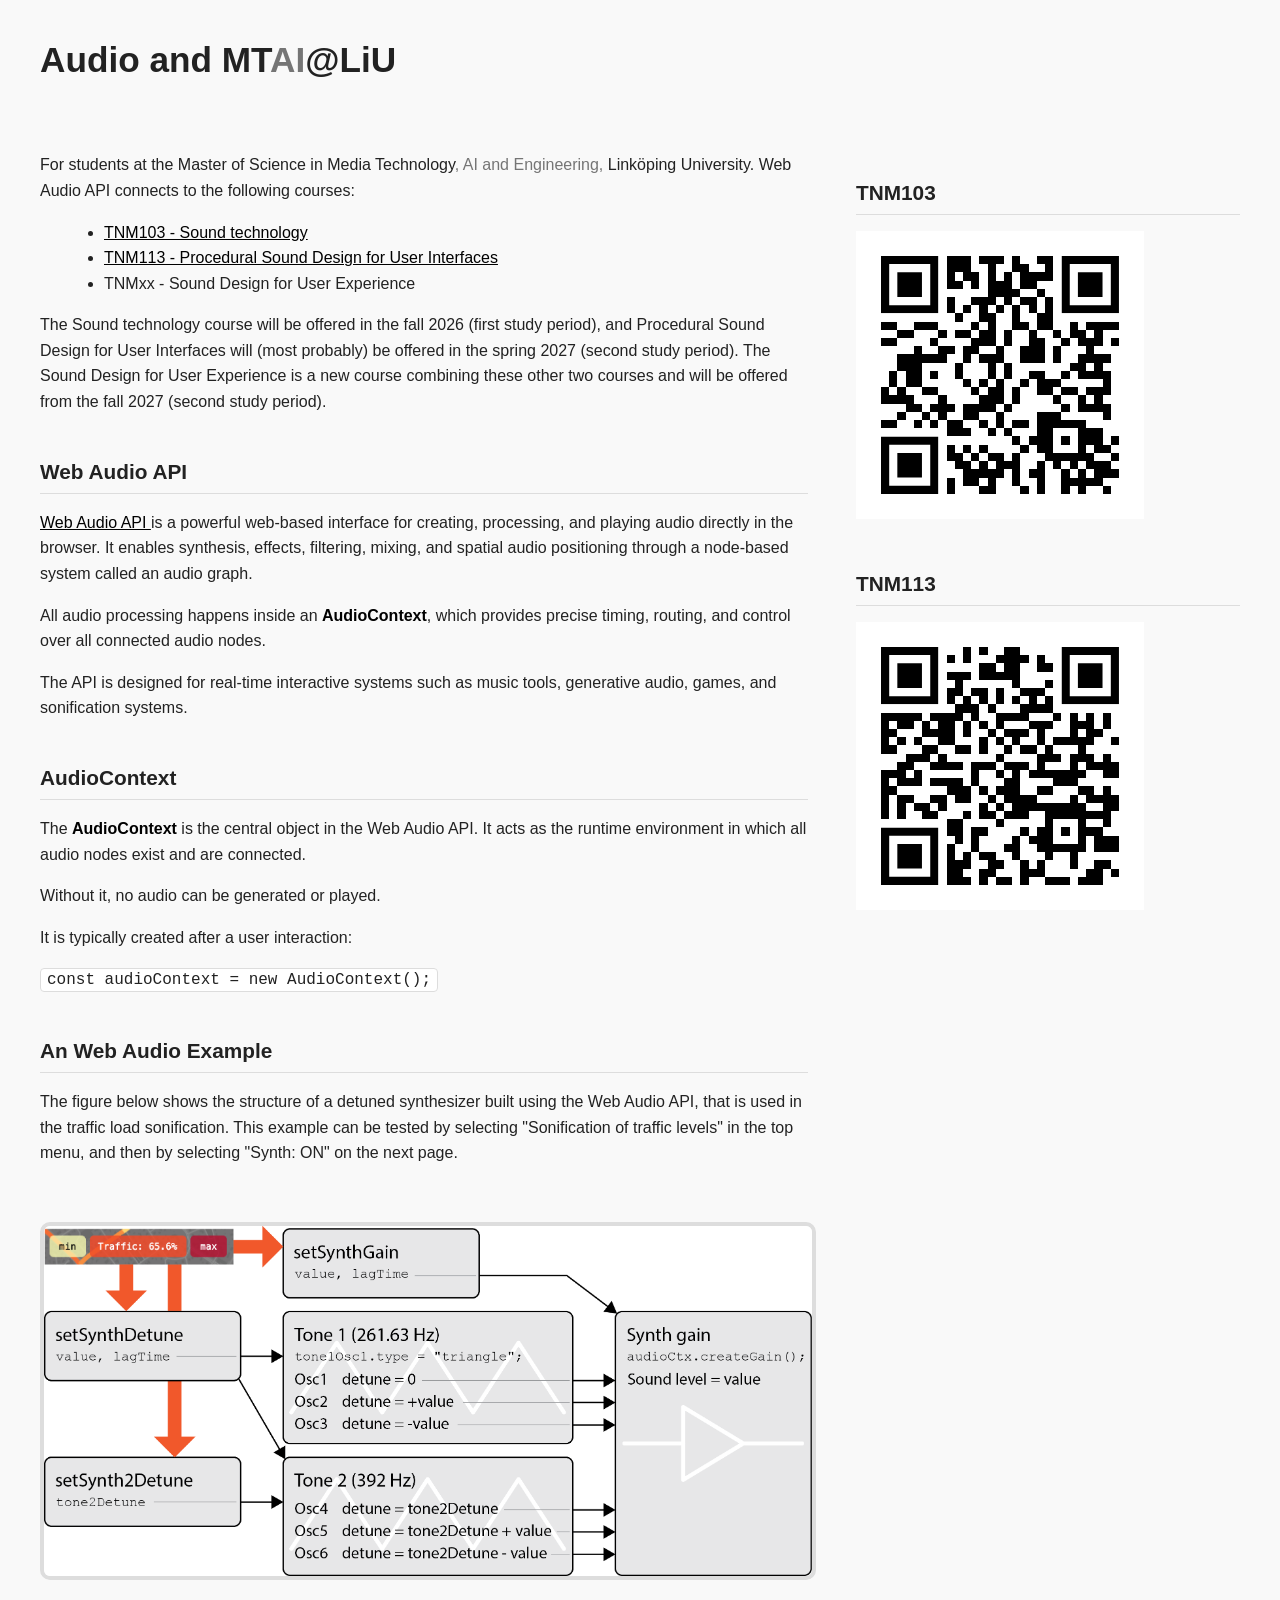
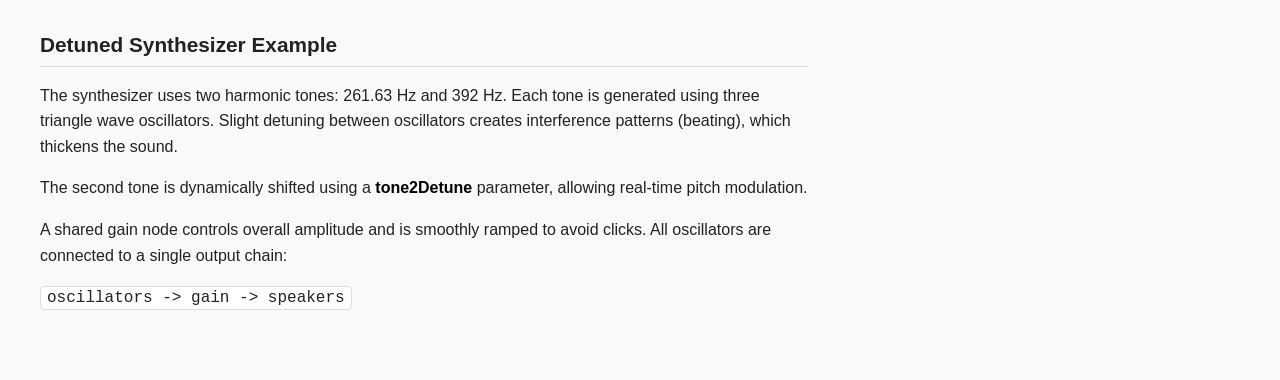
<file: info.html>
<!DOCTYPE html>
<html lang="en">
<head>
  <meta charset="UTF-8">
  <meta name="viewport" content="width=device-width, initial-scale=1.0">
  <title>Audio and MTAI@LiU</title>
  <link rel="stylesheet" href="style_info.css">
</head>

<body>

<div class="top-section">

  <div class="top-header-row">
    <h1>Audio and MT<span class="grey">AI</span>@LiU</h1>
  </div>

  

</div>

<!-- TWO‑COLUMN CONTENT LAYOUT -->
<div class="content-grid">

  <!-- LEFT COLUMN -->
  <div class="left-column">
    <section>
      <p>
        For students at the Master of Science in Media Technology<span class="grey">, AI and Engineering,</span> Linköping University. Web Audio API connects to the following courses:<br>
        <ul>
          <li><a href="https://studieinfo.liu.se/en/kurs/TNM103">TNM103 - Sound technology</a></li>
          <li><a href="https://studieinfo.liu.se/en/kurs/TNM113">TNM113 - Procedural Sound Design for User Interfaces</a></li>
          <li>TNMxx - Sound Design for User Experience</li>
        </ul>
        The Sound technology course will be offered in the fall 2026 (first study period), 
        and Procedural Sound Design for User Interfaces will (most probably) be offered in the spring 2027 (second study period). 
        The Sound Design for User Experience is a new course combining these other two courses and will be offered from the fall 2027 (second study period).
      </p>
    </section>

    <section>
      <h2>Web Audio API</h2>

      <p>
        <a href="https://developer.mozilla.org/en-US/docs/Web/API/Web_Audio_API">
          Web Audio API
        </a>
        is a powerful web-based interface for creating, processing, and playing audio directly in the browser.
        It enables synthesis, effects, filtering, mixing, and spatial audio positioning through a node-based system called an audio graph.
      </p>

      <p>
        All audio processing happens inside an <strong>AudioContext</strong>, which provides precise timing, routing, and control over all connected audio nodes.
      </p>

      <p>
        The API is designed for real-time interactive systems such as music tools, generative audio, games, and sonification systems.
      </p>
    </section>

    <section>
      <h2>AudioContext</h2>

      <p>
        The <strong>AudioContext</strong> is the central object in the Web Audio API.
        It acts as the runtime environment in which all audio nodes exist and are connected.
      </p>

      <p>
        Without it, no audio can be generated or played.
      </p>

      <p>
        It is typically created after a user interaction:
      </p>

      <p><code>const audioContext = new AudioContext();</code></p>
    </section>

    <section>
      <h2>An Web Audio Example</h2>

      <p>
        The figure below shows the structure of a detuned synthesizer built using the Web Audio API, that is used in the traffic load sonification. 
        This example can be tested by selecting "Sonification of traffic levels" in the top menu, and then by selecting "Synth: ON" on the next page.
      </p>
    </section>

    <section>
      <img src="model.png" alt="Synth model diagram" style="max-width:100%; border:4px solid #ddd; border-radius:10px; margin-top:1rem;">
    </section>

    <section>
      <h2>Detuned Synthesizer Example</h2>

      <p>
        The synthesizer uses two harmonic tones: 261.63 Hz and 392 Hz.
        Each tone is generated using three triangle wave oscillators. 
        Slight detuning between oscillators creates interference patterns (beating), which thickens the sound.
      </p>

      <p>
        The second tone is dynamically shifted using a <strong>tone2Detune</strong> parameter, allowing real-time pitch modulation.
      </p>

      <p>
        A shared gain node controls overall amplitude and is smoothly ramped to avoid clicks. 
        All oscillators are connected to a single output chain:
      </p>

      <p><code>oscillators -> gain -> speakers</code></p>
    </section>

  </div>

  <!-- RIGHT COLUMN -->
  <div class="right-column">

    <section>
      <h2>TNM103</h2>
        <img src="tnm103.svg" alt="QR code to https://studieinfo.liu.se/en/kurs/TNM103" style="width:75%;">
      <h2>TNM113</h2>
        <img src="tnm113.svg" alt="QR code to https://studieinfo.liu.se/en/kurs/TNM113" style="width:75%;">
    </section>
    <section>
      <p>
        
      </p>
    </section>

    
    

  </div>

</div>

</body>
</html>
</file>
<file: style_info.css>
/* ===== Base ===== */
body {
  font-family: 'Segoe UI', sans-serif;
  background-color: #f9f9f9;
  color: #222;
  margin: 0 auto;
  padding: 2rem;
  line-height: 1.6;
  max-width: 1200px;
}

/* ===== Typography ===== */
h1 {
  font-size: 2.2rem;
  font-weight: 700;
  margin: 0;
}

h2 {
  font-size: 1.3rem;
  font-weight: 600;
  border-bottom: 1px solid #ddd;
  padding-bottom: 0.3rem;
  margin-top: 2.5rem;
  margin-bottom: 1rem;
}

p,
ul {
  margin-bottom: 1rem;
}

ul {
  margin-left: 1.5rem;
}

strong {
  font-weight: 600;
  color: #000;
}

.grey {
  color: #757575;
}

/* ===== Links ===== */
a,
a:visited {
  color: #000;
  text-decoration: underline;
  transition: color 0.2s ease;
}

a:hover {
  color: #bfbfbf;
}

/* ===== Top section ===== */
.top-section {
  margin-bottom: 3rem;
}

/* Title + logos row */
.top-header-row {
  display: flex;
  justify-content: space-between;
  align-items: center;
  margin-bottom: 1.5rem;
}

.course-logos {
  display: flex;
  gap: 1rem;
}

.course-logos img {
  height: 40px;
  width: auto;
  border: none;
}

/* ===== Two‑column content layout ===== */
.content-grid {
  display: grid;
  grid-template-columns: 2fr 1fr;
  gap: 3rem;
}

.left-column,
.right-column {
  display: block;
}

/* ===== Section spacing ===== */
section {
  margin-bottom: 2.5rem;
}

/* ===== Code blocks ===== */
code {
  background-color: #fff;
  border: 1px solid #ddd;
  padding: 2px 6px;
  border-radius: 4px;
  font-family: Consolas, monospace;
}

pre {
  background-color: #fff;
  border: 1px solid #ddd;
  padding: 1rem;
  border-radius: 6px;
  overflow-x: auto;
  margin-bottom: 1rem;
}

/* ===== Images ===== */
img {
</file>
